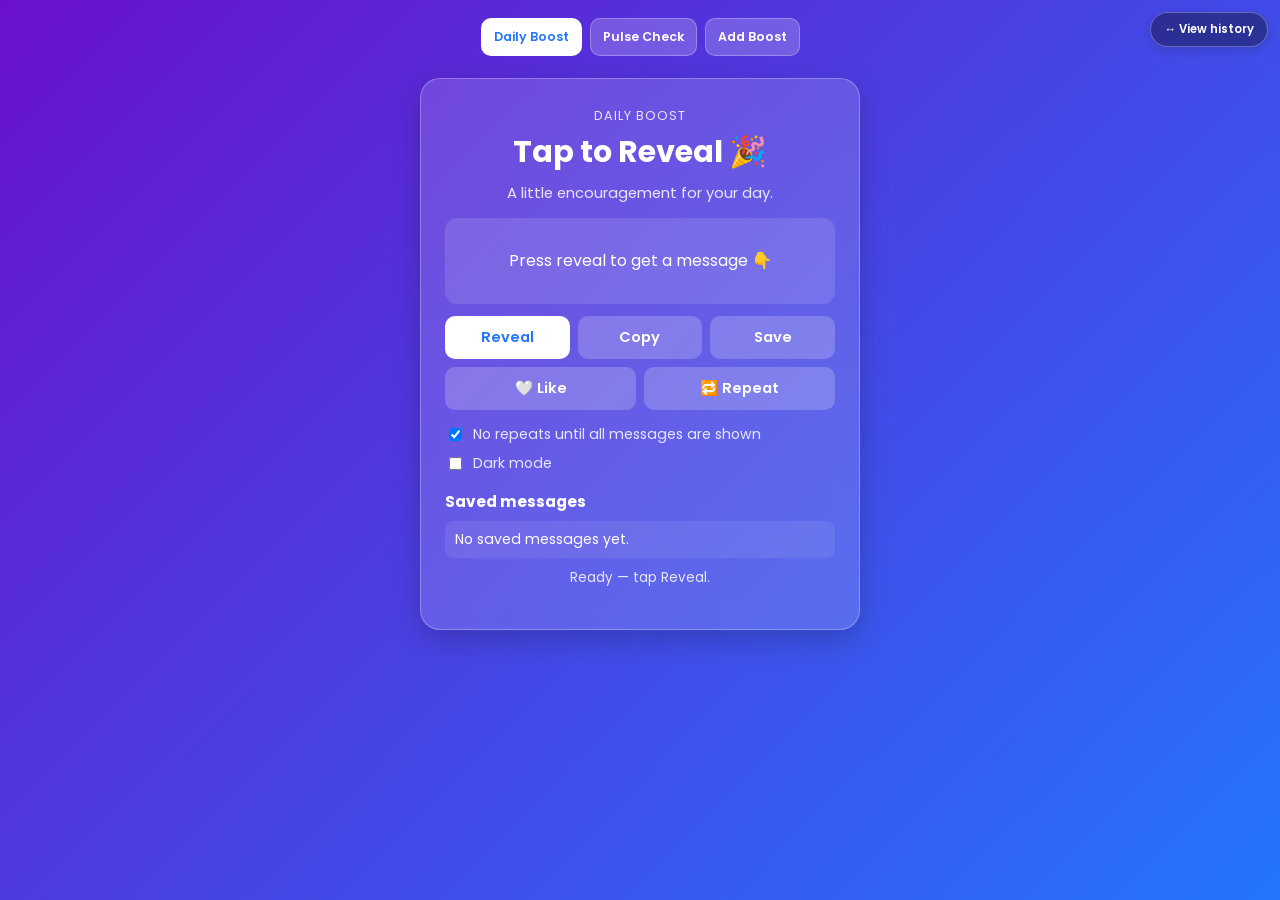
<file: index.html>
<!DOCTYPE html>
<html lang="en">
<head>
  <meta charset="UTF-8">
  <meta name="viewport" content="width=device-width, initial-scale=1.0">
  <meta name="description" content="A daily encouragement app with positive reveal messages.">
  <title>Daily Boost 🎁</title>
  <link rel="preconnect" href="https://fonts.googleapis.com">
  <link rel="preconnect" href="https://fonts.gstatic.com" crossorigin>
  <link href="https://fonts.googleapis.com/css2?family=Poppins:wght@300;500;700&display=swap" rel="stylesheet">
  <link rel="stylesheet" href="styles.css">
</head>
<body>
  <a href="https://kuzzzzz.github.io/history.html#phone-site" target="_blank" rel="noopener" aria-label="View the development history of this project" class="history-link">↔ View history</a>

  <nav class="site-nav" aria-label="Phone Site navigation">
    <a href="index.html" aria-current="page" class="active">Daily Boost</a>
    <a href="pulse.html">Pulse Check</a>
    <a href="admin.html">Add Boost</a>
  </nav>

  <main class="app-shell" aria-labelledby="app-title">
    <section class="card" id="box" aria-live="polite">
      <header>
        <p class="eyebrow">Daily Boost</p>
        <h1 id="app-title">Tap to Reveal 🎉</h1>
        <p class="subtitle">A little encouragement for your day.</p>
      </header>
      <div id="output" class="message" tabindex="0" aria-label="Daily Boost message">
        <div id="boostText">Press reveal to get a message 👇</div>
        <div id="boostAuthor" class="boost-author" hidden></div>
        <p id="boostLinkLabel" class="boost-link-label" hidden>🎥 Watch this daily boost</p>
        <a id="boostLink" class="boost-link" href="#" target="_blank" rel="noopener" hidden>Watch ↗</a>
        <p id="repeatStats" class="repeat-stats" hidden></p>
      </div>
      <div class="button-row"><button id="revealBtn" class="primary" type="button">Reveal</button><button id="copyBtn" type="button">Copy</button><button id="saveBtn" type="button" aria-pressed="false">Save</button></div>
      <div class="button-row secondary-row"><button id="likeBtn" type="button" aria-pressed="false">🤍 Like</button><button id="repeatBtn" type="button" aria-pressed="false">🔁 Repeat</button></div>
      <div class="controls"><label class="toggle-row" for="noRepeatToggle"><input id="noRepeatToggle" type="checkbox" checked><span>No repeats until all messages are shown</span></label><label class="toggle-row" for="themeToggle"><input id="themeToggle" type="checkbox"><span>Dark mode</span></label></div>
      <section class="saved" aria-labelledby="saved-title"><h2 id="saved-title">Saved messages</h2><ul id="savedList"></ul></section>
      <p id="status" class="status" role="status" aria-live="polite"></p>
    </section>
  </main>
  <script src="shared.js" defer></script>
  <script src="app.js" defer></script>
</body>
</html>
</file>
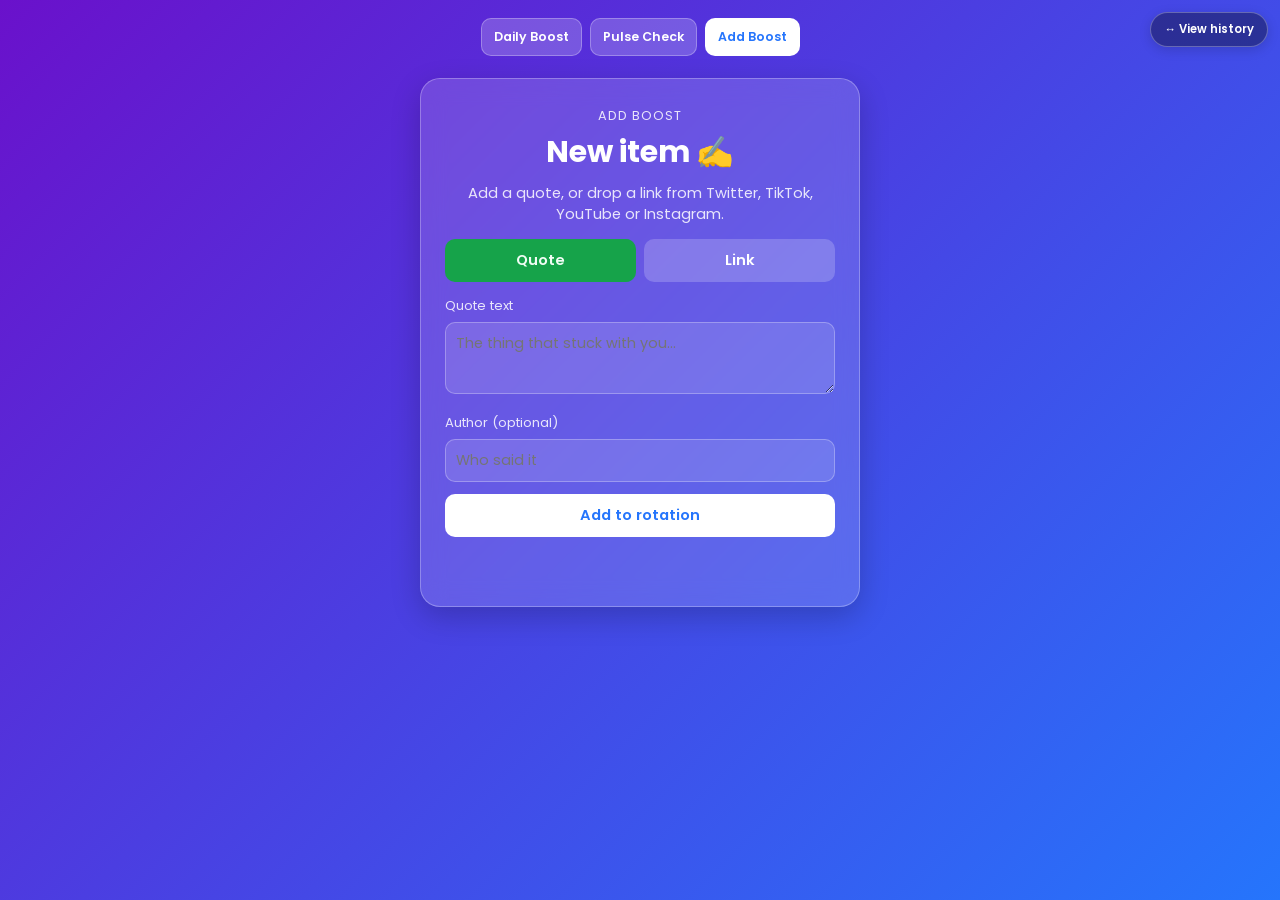
<file: admin.html>
<!DOCTYPE html>
<html lang="en">
<head>
  <meta charset="UTF-8">
  <meta name="viewport" content="width=device-width, initial-scale=1.0">
  <meta name="description" content="Add a new item to your Daily Boost rotation.">
  <title>Add Boost 🎁</title>
  <link rel="preconnect" href="https://fonts.googleapis.com">
  <link rel="preconnect" href="https://fonts.gstatic.com" crossorigin>
  <link href="https://fonts.googleapis.com/css2?family=Poppins:wght@300;500;700&display=swap" rel="stylesheet">
  <link rel="stylesheet" href="styles.css">
</head>
<body>
  <a href="https://kuzzzzz.github.io/history.html#phone-site" target="_blank" rel="noopener" aria-label="View the development history of this project" class="history-link">↔ View history</a>

  <nav class="site-nav" aria-label="Phone Site navigation">
    <a href="index.html">Daily Boost</a>
    <a href="pulse.html">Pulse Check</a>
    <a href="admin.html" aria-current="page" class="active">Add Boost</a>
  </nav>

  <main class="app-shell" aria-labelledby="app-title">
    <section class="card">
      <header>
        <p class="eyebrow">Add Boost</p>
        <h1 id="app-title">New item ✍️</h1>
        <p class="subtitle">Add a quote, or drop a link from Twitter, TikTok, YouTube or Instagram.</p>
      </header>

      <div class="kind-toggle">
        <button id="kindQuoteBtn" type="button" class="primary" aria-pressed="true">Quote</button>
        <button id="kindLinkBtn" type="button" aria-pressed="false">Link</button>
      </div>

      <div id="quoteFields">
        <div class="field-row">
          <label for="quoteText">Quote text</label>
          <textarea id="quoteText" placeholder="The thing that stuck with you..."></textarea>
        </div>
        <div class="field-row">
          <label for="quoteAuthor">Author (optional)</label>
          <input id="quoteAuthor" type="text" placeholder="Who said it">
        </div>
      </div>

      <div id="linkFields" hidden>
        <div class="field-row">
          <label for="linkUrl">Link URL</label>
          <input id="linkUrl" type="url" placeholder="https://...">
        </div>
        <div class="field-row">
          <label for="linkCaption">Caption / note (optional)</label>
          <textarea id="linkCaption" placeholder="Why this one's worth revisiting"></textarea>
        </div>
        <p id="platformHint" class="status" style="margin-top:-4px;"></p>
      </div>

      <div class="button-row" style="grid-template-columns: 1fr;">
        <button id="submitBtn" class="primary" type="button">Add to rotation</button>
      </div>
      <p id="status" class="status" role="status" aria-live="polite"></p>
    </section>
  </main>
  <script src="shared.js" defer></script>
  <script src="admin.js" defer></script>
</body>
</html>
</file>
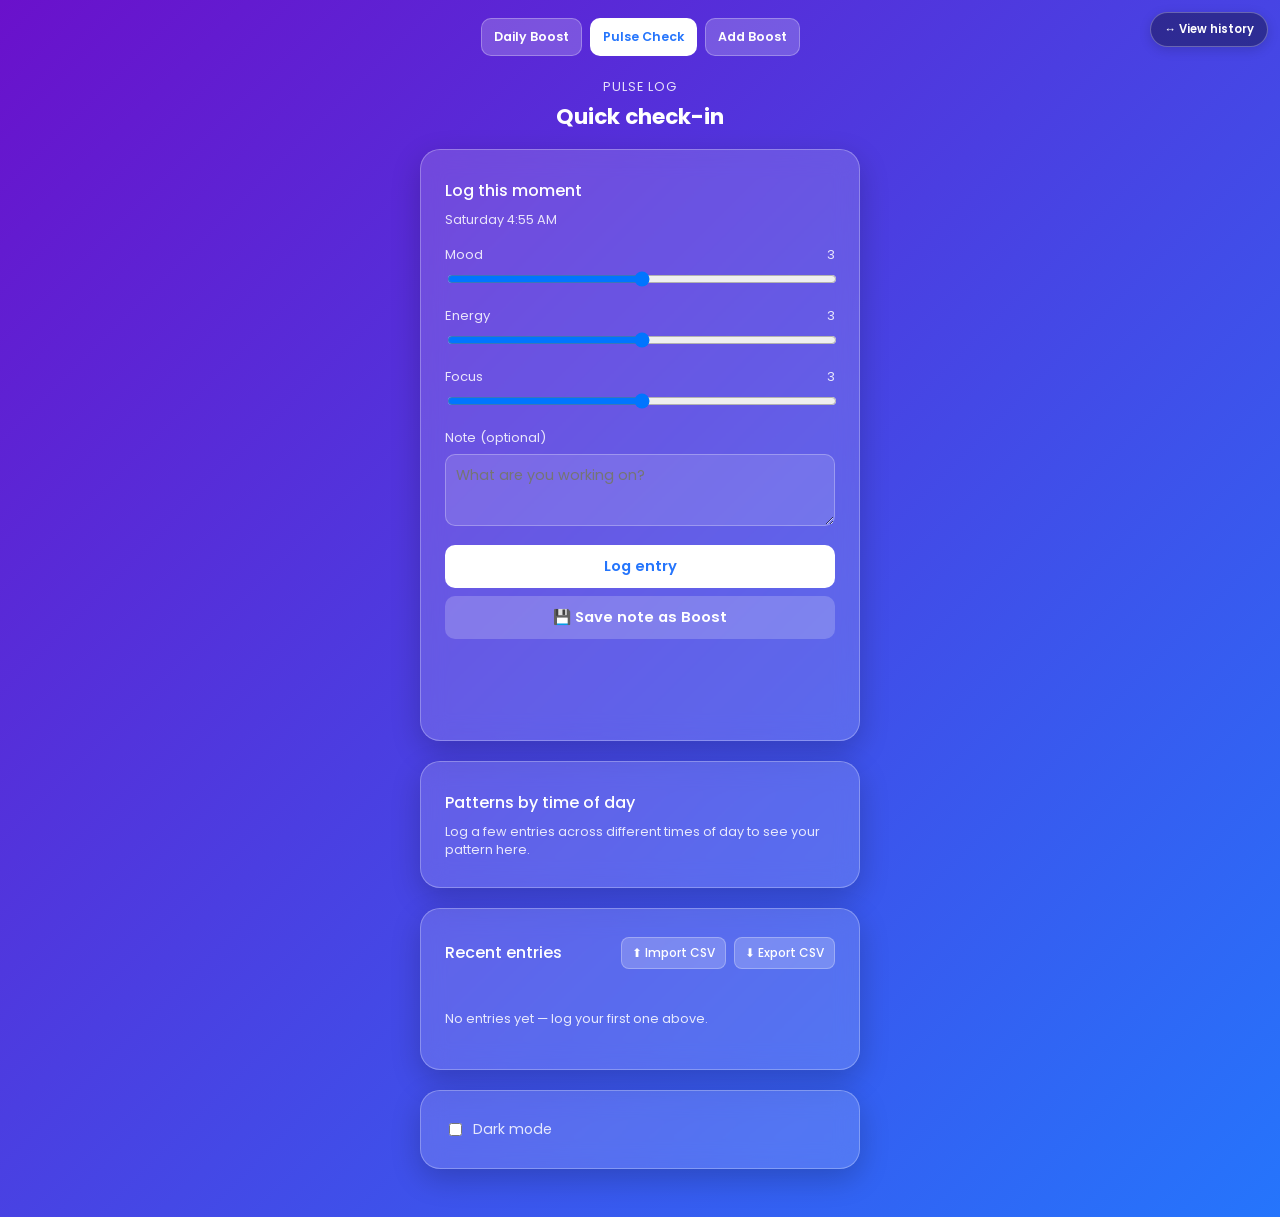
<file: pulse.html>
<!DOCTYPE html>
<html lang="en">
<head>
  <meta charset="UTF-8">
  <meta name="viewport" content="width=device-width, initial-scale=1.0">
  <meta name="description" content="A quick daily log for mood, energy, and focus.">
  <title>Pulse Log</title>
  <link rel="preconnect" href="https://fonts.googleapis.com">
  <link rel="preconnect" href="https://fonts.gstatic.com" crossorigin>
  <link href="https://fonts.googleapis.com/css2?family=Poppins:wght@300;500;700&display=swap" rel="stylesheet">
  <link rel="stylesheet" href="styles.css">
</head>
<body>
  <a href="https://kuzzzzz.github.io/history.html#phone-site" target="_blank" rel="noopener" aria-label="View the development history of this project" class="history-link">↔ View history</a>

  <nav class="site-nav" aria-label="Phone Site navigation">
    <a href="index.html">Daily Boost</a>
    <a href="pulse.html" aria-current="page" class="active">Pulse Check</a>
    <a href="admin.html">Add Boost</a>
  </nav>

  <main class="app-shell">
    <header class="page-header">
      <p class="eyebrow">Pulse Log</p>
      <h1>Quick check-in</h1>
    </header>

    <section class="card pulse-card text-left">
      <h2 class="section-heading">Log this moment</h2>
      <p class="pulse-time" id="time-label"></p>
      <div id="sliders"></div>
      <div class="field-row">
        <label for="note">Note (optional)</label>
        <textarea id="note" placeholder="What are you working on?"></textarea>
      </div>
      <div class="button-row" style="grid-template-columns: 1fr;">
        <button class="primary" id="log-btn" type="button">Log entry</button>
      </div>
      <div class="button-row" style="grid-template-columns: 1fr; margin-top: 8px;">
        <button id="boost-btn" type="button">💾 Save note as Boost</button>
      </div>
      <p class="status" id="saved-msg" role="status" aria-live="polite"></p>
      <p class="status" id="boost-msg" role="status" aria-live="polite"></p>
    </section>

    <section class="card pulse-card text-left">
      <h2 class="section-heading">Patterns by time of day</h2>
      <div id="chart-empty" class="empty-note" style="display:none;">Log a few entries across different times of day to see your pattern here.</div>
      <div id="chart"></div>
    </section>

    <section class="card pulse-card text-left">
      <div class="section-title-row">
        <h2 class="section-heading">Recent entries</h2>
        <span class="export-actions">
          <button class="export-btn" id="import-btn" type="button">⬆ Import CSV</button>
          <button class="export-btn" id="export-btn" type="button">⬇ Export CSV</button>
        </span>
      </div>
      <input type="file" id="import-file" accept=".csv" class="sr-only">
      <p class="status" id="import-msg" role="status" aria-live="polite"></p>
      <div id="history"></div>
    </section>

    <div class="controls card pulse-card text-left" style="margin-top: 0;">
      <label class="toggle-row" for="themeToggle">
        <input id="themeToggle" type="checkbox">
        <span>Dark mode</span>
      </label>
    </div>
  </main>
  <script src="shared.js" defer></script>
  <script src="pulse.js" defer></script>
</body>
</html>
</file>
<file: styles.css>
:root {
  --bg-start: #6a11cb;
  --bg-end: #2575fc;
  --card-bg: rgba(255, 255, 255, 0.15);
  --text: #ffffff;
  --muted: rgba(255, 255, 255, 0.85);
  --button-bg: #ffffff;
  --button-text: #2575fc;
  --button-alt-bg: rgba(255, 255, 255, 0.2);
  --button-alt-text: #ffffff;
  --shadow: 0 10px 30px rgba(0, 0, 0, 0.2);
  --border: rgba(255, 255, 255, 0.28);
  --track: rgba(255, 255, 255, 0.2);
}

body.dark {
  --bg-start: #0f172a;
  --bg-end: #1d4ed8;
  --card-bg: rgba(15, 23, 42, 0.7);
  --text: #e2e8f0;
  --muted: #cbd5e1;
  --button-bg: #e2e8f0;
  --button-text: #1d4ed8;
  --button-alt-bg: rgba(148, 163, 184, 0.22);
  --button-alt-text: #e2e8f0;
  --shadow: 0 12px 36px rgba(2, 6, 23, 0.45);
  --border: rgba(148, 163, 184, 0.35);
  --track: rgba(148, 163, 184, 0.25);
}

* { box-sizing: border-box; }
html, body { width: 100%; min-height: 100%; }
body {
  font-family: "Poppins", sans-serif;
  background: linear-gradient(135deg, var(--bg-start), var(--bg-end));
  min-height: 100vh;
  margin: 0;
  padding: 18px 14px 28px;
  color: var(--text);
}

.history-link {
  position: fixed;
  top: 12px;
  right: 12px;
  z-index: 50;
  padding: 8px 13px;
  border-radius: 999px;
  background: rgba(0, 0, 0, 0.35);
  color: var(--text);
  border: 1px solid var(--border);
  font: 600 0.72rem "Poppins", sans-serif;
  text-decoration: none;
  box-shadow: 0 3px 12px rgba(0, 0, 0, 0.15);
}
body.dark .history-link {
  background: rgba(15, 23, 42, 0.85);
}

nav,
.site-nav {
  width: min(100%, 440px);
  margin: 0 auto 22px;
  display: flex;
  justify-content: center;
  align-items: center;
  gap: 8px;
  flex-wrap: wrap;
}
nav a,
.site-nav a {
  display: inline-flex;
  align-items: center;
  justify-content: center;
  padding: 9px 12px;
  border-radius: 10px;
  white-space: nowrap;
  text-decoration: none;
  font-size: 0.78rem;
  font-weight: 600;
  color: var(--text);
  background: var(--button-alt-bg);
  border: 1px solid var(--border);
}
nav a.active,
.site-nav a.active {
  background: var(--button-bg);
  color: var(--button-text);
}

.app-shell { width: min(100%, 440px); margin: 0 auto; }
.page-header { text-align: center; margin-bottom: 1rem; }
.page-header h1 { margin: 4px 0 0; font-size: 1.35rem; }

.card {
  width: 100%;
  background: var(--card-bg);
  backdrop-filter: blur(12px);
  border: 1px solid var(--border);
  padding: 28px 24px;
  border-radius: 20px;
  text-align: center;
  box-shadow: var(--shadow);
  animation: fadeIn 0.8s ease;
  margin-bottom: 1.25rem;
}
.card.text-left,
.pulse-card { text-align: left; }

.eyebrow {
  margin: 0;
  font-size: 0.8rem;
  letter-spacing: 0.08em;
  text-transform: uppercase;
  color: var(--muted);
}
h1 { margin: 4px 0 8px; font-size: clamp(1.45rem, 4vw, 1.9rem); }
.subtitle { margin: 0 0 14px; color: var(--muted); font-size: 0.92rem; }
.section-heading {
  margin: 0 0 8px;
  font-size: 1rem;
  font-weight: 500;
}
.section-title-row {
  display: flex;
  justify-content: space-between;
  align-items: center;
  gap: 8px;
  margin-bottom: 10px;
  flex-wrap: wrap;
}
.section-title-row .section-heading { margin: 0; }

.message {
  margin: 10px 0 12px;
  padding: 14px;
  min-height: 86px;
  border-radius: 12px;
  background: rgba(255, 255, 255, 0.12);
  line-height: 1.45;
  display: flex;
  flex-direction: column;
  justify-content: center;
  gap: 8px;
}
#boostText { font-size: 1rem; }
.boost-author { font-size: 0.82rem; color: var(--muted); font-style: italic; }
.boost-link {
  display: inline-block;
  margin: 4px auto 0;
  padding: 8px 14px;
  border-radius: 999px;
  background: var(--button-bg);
  color: var(--button-text);
  font-size: 0.82rem;
  font-weight: 600;
  text-decoration: none;
}
.boost-link[hidden] { display: none; }
.boost-link-label { margin: 2px 0 0; font-size: 0.78rem; color: var(--muted); }
.boost-link-label[hidden] { display: none; }
.repeat-stats { margin: 4px 0 0; font-size: 0.74rem; color: var(--muted); }

.button-row {
  display: grid;
  grid-template-columns: repeat(3, minmax(0, 1fr));
  gap: 8px;
}
.button-row.secondary-row {
  grid-template-columns: repeat(2, minmax(0, 1fr));
  margin-top: 8px;
}

button {
  border: none;
  padding: 11px 12px;
  border-radius: 10px;
  cursor: pointer;
  transition: transform 0.18s ease, opacity 0.18s ease, background 0.2s ease;
  font: inherit;
  font-size: 0.92rem;
  font-weight: 600;
}
button:active { transform: scale(0.97); }
button:focus-visible,
input:focus-visible,
textarea:focus-visible {
  outline: 2px solid #facc15;
  outline-offset: 2px;
}
button.primary { background: var(--button-bg); color: var(--button-text); }
button:not(.primary) {
  background: var(--button-alt-bg);
  color: var(--button-alt-text);
}
button[aria-pressed="true"] { background: #16a34a; color: #f0fdf4; }

.controls {
  margin-top: 14px;
  text-align: left;
  display: grid;
  gap: 8px;
}
.toggle-row {
  display: flex;
  align-items: center;
  gap: 8px;
  font-size: 0.88rem;
  color: var(--muted);
}

.saved { margin-top: 16px; text-align: left; }
.saved h2 { margin: 0 0 8px; font-size: 0.95rem; }
#savedList {
  list-style: none;
  padding: 0;
  margin: 0;
  display: grid;
  gap: 8px;
  font-size: 0.88rem;
}
.saved-item {
  padding: 8px 10px;
  border-radius: 8px;
  background: rgba(255, 255, 255, 0.08);
}
.saved-item-row {
  display: flex;
  align-items: flex-start;
  justify-content: space-between;
  gap: 10px;
}
.saved-item-text {
  display: flex;
  flex-direction: column;
  min-width: 0;
}
.saved-item-text span { overflow-wrap: break-word; }
.saved-remove-btn {
  flex-shrink: 0;
  padding: 4px 9px;
  border-radius: 8px;
  background: rgba(255, 255, 255, 0.14);
  color: var(--text);
  font-size: 0.8rem;
  font-weight: 700;
  line-height: 1;
}
.saved-remove-btn:hover { background: rgba(220, 38, 38, 0.55); }
.saved-item .saved-author {
  display: block;
  margin-top: 4px;
  color: var(--muted);
  font-size: 0.78rem;
  font-style: italic;
}

.status {
  min-height: 18px;
  margin-top: 10px;
  font-size: 0.84rem;
  color: var(--muted);
}

.field-row { text-align: left; margin-bottom: 12px; }
.field-row label {
  display: block;
  font-size: 0.82rem;
  color: var(--muted);
  margin-bottom: 6px;
}
.field-row input[type="text"],
.field-row input[type="url"],
.field-row textarea,
.field-row select {
  width: 100%;
  padding: 10px;
  border-radius: 10px;
  border: 1px solid var(--border);
  background: rgba(255, 255, 255, 0.12);
  color: var(--text);
  font: inherit;
  font-size: 0.9rem;
}
.field-row textarea { min-height: 72px; resize: vertical; }
.kind-toggle { display: flex; gap: 8px; margin-bottom: 14px; }
.kind-toggle button { flex: 1; }

/* Pulse-specific */
.pulse-time {
  font-size: 0.8rem;
  color: var(--muted);
  margin: 0 0 1rem;
}
.slider-row { margin-bottom: 0.75rem; }
.slider-row .row-top {
  display: flex;
  justify-content: space-between;
  font-size: 0.82rem;
  margin-bottom: 4px;
  color: var(--muted);
}
.slider-row input[type="range"] { width: 100%; }
.export-actions { display: flex; gap: 8px; }
.export-btn {
  font-size: 0.75rem;
  padding: 6px 10px;
  border-radius: 8px;
  border: 1px solid var(--border);
  background: var(--button-alt-bg);
  color: var(--text);
  cursor: pointer;
  font-weight: 500;
}
.bucket { margin-bottom: 14px; }
.bucket-head {
  display: flex;
  justify-content: space-between;
  font-size: 0.82rem;
  font-weight: 500;
  margin-bottom: 6px;
}
.bucket-head .count { color: var(--muted); font-weight: 400; }
.bar-row {
  display: flex;
  align-items: center;
  gap: 8px;
  margin-bottom: 4px;
}
.bar-row .label {
  font-size: 0.7rem;
  opacity: 0.75;
  width: 44px;
  color: var(--muted);
}
.bar-track {
  flex: 1;
  height: 8px;
  background: var(--track);
  border-radius: 4px;
  overflow: hidden;
}
.bar-fill { height: 100%; }
.bar-val {
  font-size: 0.7rem;
  opacity: 0.85;
  width: 24px;
  text-align: right;
  color: var(--muted);
}
.history-row {
  display: flex;
  gap: 10px;
  padding: 7px 0;
  border-bottom: 1px solid var(--border);
  font-size: 0.78rem;
}
.history-row .t {
  opacity: 0.75;
  width: 84px;
  flex-shrink: 0;
  color: var(--muted);
}
.history-row .m { width: 70px; flex-shrink: 0; }
.history-row .n {
  opacity: 0.85;
  overflow: hidden;
  text-overflow: ellipsis;
  white-space: nowrap;
}
.empty-note { font-size: 0.8rem; color: var(--muted); }
.sr-only {
  position: absolute;
  width: 1px;
  height: 1px;
  padding: 0;
  margin: -1px;
  overflow: hidden;
  clip: rect(0, 0, 0, 0);
  white-space: nowrap;
  border: 0;
}

@keyframes fadeIn {
  from { opacity: 0; transform: translateY(16px); }
  to { opacity: 1; transform: translateY(0); }
}

@media (max-width: 420px) {
  body { padding: 14px 12px 24px; }
  nav,
  .site-nav { margin-bottom: 18px; gap: 6px; }
  nav a,
  .site-nav a { padding: 8px 10px; font-size: 0.72rem; }
  .card { padding: 22px 18px; }
  .button-row { grid-template-columns: 1fr; }
  .button-row.secondary-row { grid-template-columns: 1fr 1fr; }
}

@media (prefers-reduced-motion: reduce) {
  *,
  *::before,
  *::after {
    animation: none !important;
    transition: none !important;
  }
}
</file>
